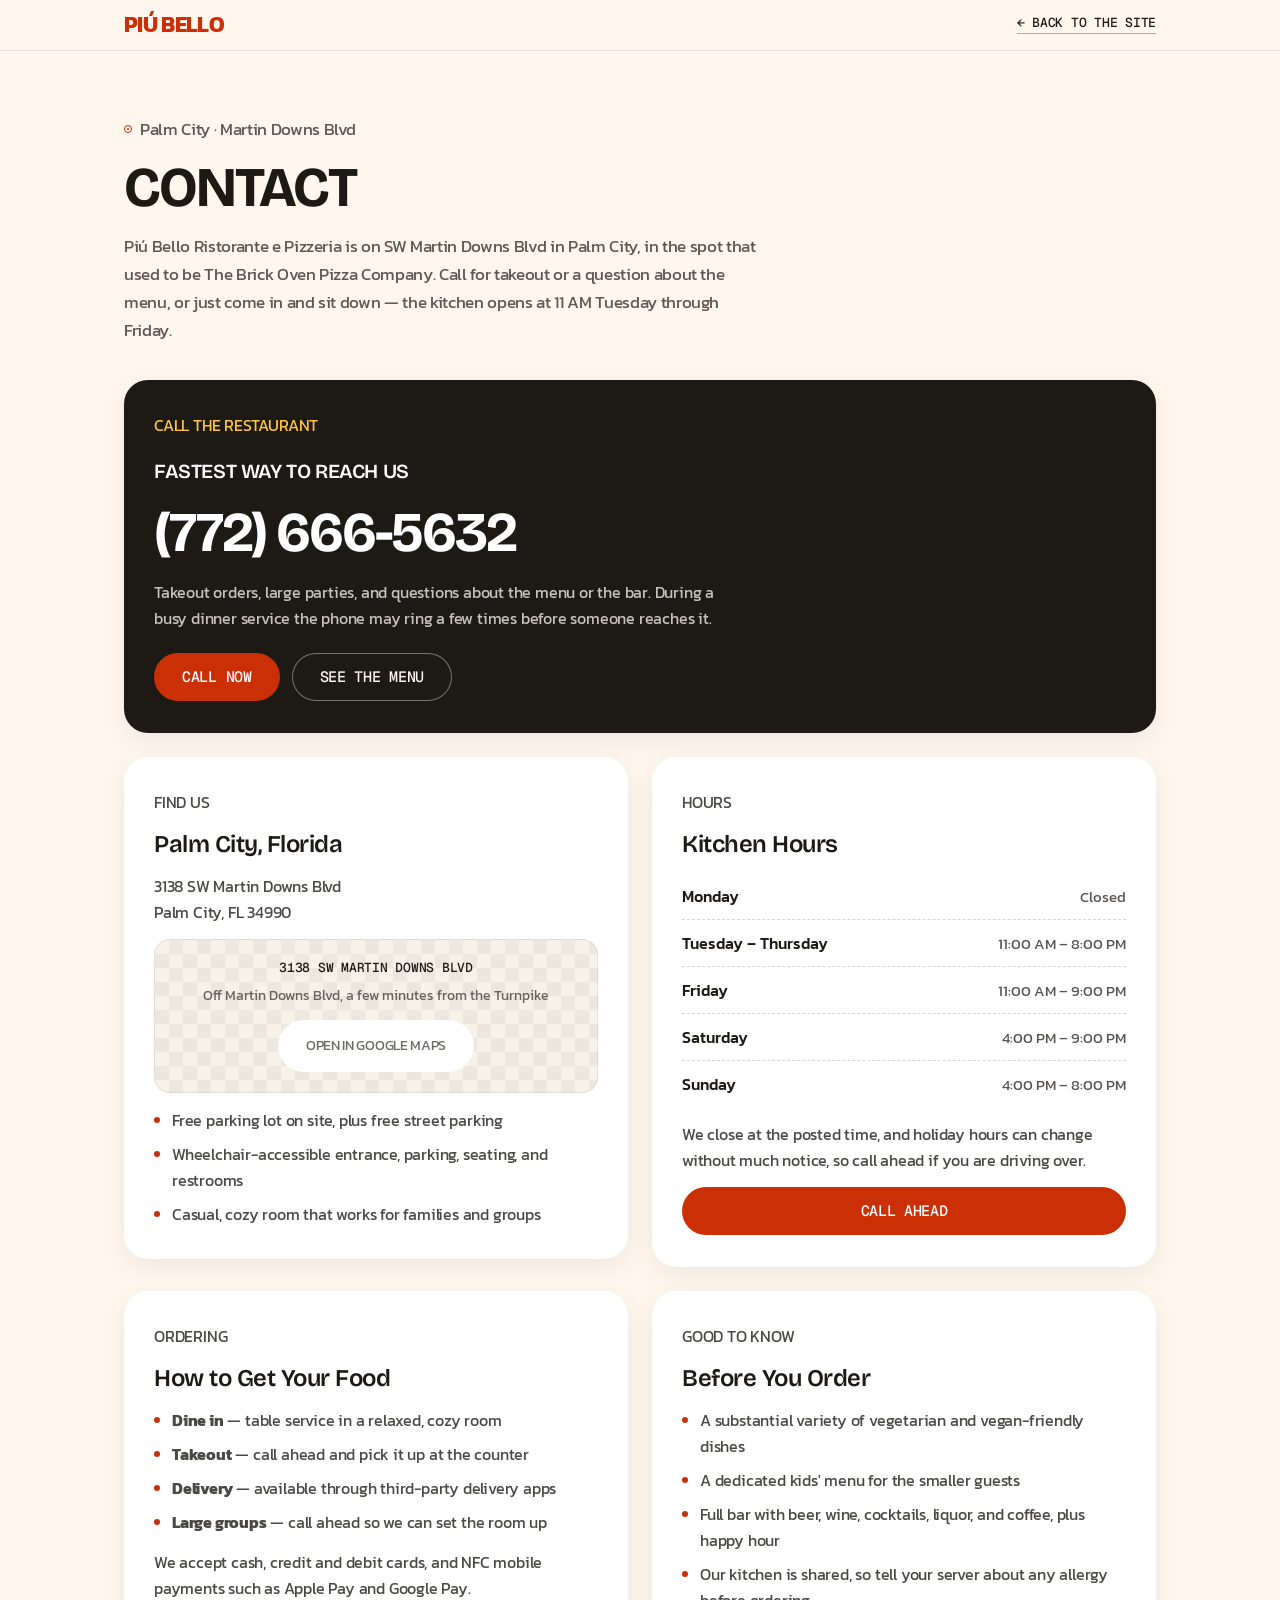
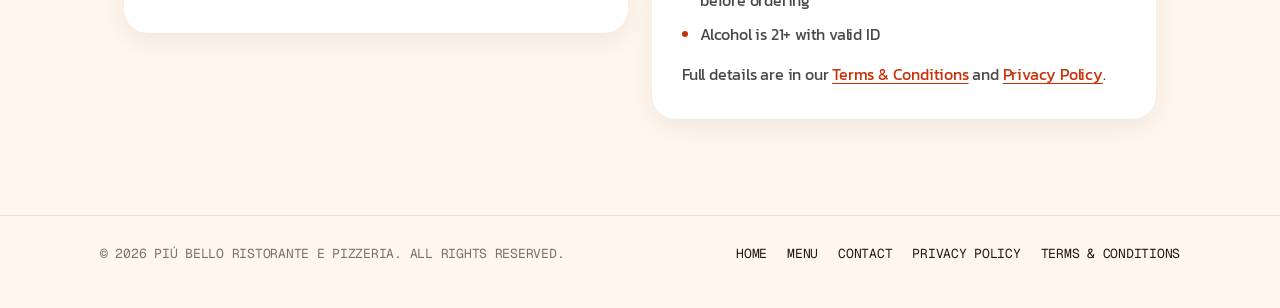
<file: contact.html>
<!doctype html>
<html lang="en">
<head>
<meta charset="utf-8">
<meta name="viewport" content="width=device-width, initial-scale=1">
<meta name="theme-color" content="#fff6ed">
<meta name="color-scheme" content="light">
<title>Contact &amp; Directions | Piú Bello, Palm City</title>
<meta name="description" content="Call Piú Bello at (772) 666-5632. Find us at 3138 SW Martin Downs Blvd, Palm City, FL 34990. Open Tuesday to Thursday 11 AM to 8 PM, Friday 11 AM to 9 PM, Saturday 4 to 9 PM, Sunday 4 to 8 PM, closed Monday.">
<link rel="icon" href="data:image/svg+xml,%3Csvg xmlns='http://www.w3.org/2000/svg' viewBox='0 0 24 24'%3E%3Ccircle cx='12' cy='12' r='12' fill='%23ca2f06'/%3E%3Cpath fill='%23fff6ed' d='M12.4 4.8c.5 2.7-3.6 4.7-3.6 8.5 0 2.4 1.6 4 3.4 4s3.5-1.5 3.5-3.9c0-1.5-.7-2.6-1.4-3.4-.1.9-.5 1.5-1.1 1.7.4-2.6-.1-5.3-.8-6.9Z'/%3E%3C/svg%3E">
<link rel="preconnect" href="https://fonts.googleapis.com">
<link rel="preconnect" href="https://fonts.gstatic.com" crossorigin>
<link href="https://fonts.googleapis.com/css2?family=Bricolage+Grotesque:opsz,wght@12..96,600;12..96,700&family=Geist+Mono:wght@400;500&family=Italianno&family=Kanit:wght@400;500;600&display=swap" rel="stylesheet">
<link rel="stylesheet" href="css/contact.css">
<script type="application/ld+json">
{
  "@context": "https://schema.org",
  "@type": "Restaurant",
  "name": "Piú Bello Ristorante e Pizzeria",
  "alternateName": "Piú Bello",
  "description": "Family-owned Italian restaurant in Palm City, Florida, serving authentic brick-oven pizza, pasta, chicken piccata, small plates, and Italian comfort food.",
  "servesCuisine": ["Italian", "Pizza", "Sicilian"],
  "priceRange": "$$",
  "telephone": "+1-772-666-5632",
  "url": "https://piu-bello.com/",
  "address": {
    "@type": "PostalAddress",
    "streetAddress": "3138 SW Martin Downs Blvd",
    "addressLocality": "Palm City",
    "addressRegion": "FL",
    "postalCode": "34990",
    "addressCountry": "US"
  },
  "openingHoursSpecification": [
    { "@type": "OpeningHoursSpecification", "dayOfWeek": ["Tuesday", "Wednesday", "Thursday"], "opens": "11:00", "closes": "20:00" },
    { "@type": "OpeningHoursSpecification", "dayOfWeek": ["Friday"], "opens": "11:00", "closes": "21:00" },
    { "@type": "OpeningHoursSpecification", "dayOfWeek": ["Saturday"], "opens": "16:00", "closes": "21:00" },
    { "@type": "OpeningHoursSpecification", "dayOfWeek": ["Sunday"], "opens": "16:00", "closes": "20:00" }
  ],
  "currenciesAccepted": "USD",
  "paymentAccepted": "Cash, Credit Card, Debit Card, Apple Pay, Google Pay"
}
</script>
</head>
<body>

<header class="top">
  <div class="top-inner">
    <a class="logo" href="index.html" aria-label="Piú Bello home">PIÚ BELLO</a>
    <a class="top-back" href="index.html">&larr; Back to the site</a>
  </div>
</header>

<div class="hero">
  <p class="tag"><i></i>Palm City &middot; Martin Downs Blvd</p>
  <h1>Contact</h1>
  <p>Piú Bello Ristorante e Pizzeria is on SW Martin Downs Blvd in Palm City, in the spot that used to be The Brick Oven Pizza Company. Call for takeout or a question about the menu, or just come in and sit down &mdash; the kitchen opens at 11 AM Tuesday through Friday.</p>
</div>

<main class="contact-wrap">

  <section class="card call-card" aria-labelledby="call-heading">
    <p class="card-kicker">Call the restaurant</p>
    <h2 id="call-heading">Fastest way to reach us</h2>
    <a class="call-number" href="tel:+17726665632">(772) 666-5632</a>
    <p>Takeout orders, large parties, and questions about the menu or the bar. During a busy dinner service the phone may ring a few times before someone reaches it.</p>
    <div class="call-actions">
      <a class="btn" href="tel:+17726665632"><span>Call Now</span></a>
      <a class="btn btn-outline" href="menu.html"><span>See the Menu</span></a>
    </div>
  </section>

  <div class="contact-grid">
    <section class="card" aria-labelledby="find-heading">
      <p class="card-kicker">Find us</p>
      <h2 id="find-heading">Palm City, Florida</h2>
      <p>3138 SW Martin Downs Blvd<br>Palm City, FL 34990</p>
      <div class="map" role="group" aria-label="Directions">
        <b>3138 SW Martin Downs Blvd</b>
        <span>Off Martin Downs Blvd, a few minutes from the Turnpike</span>
        <a class="btn btn-light" href="https://www.google.com/maps/dir/?api=1&amp;destination=3138+SW+Martin+Downs+Blvd%2C+Palm+City%2C+FL+34990" target="_blank" rel="noopener"><span>Open in Google Maps</span></a>
      </div>
      <ul>
        <li>Free parking lot on site, plus free street parking</li>
        <li>Wheelchair-accessible entrance, parking, seating, and restrooms</li>
        <li>Casual, cozy room that works for families and groups</li>
      </ul>
    </section>

    <section class="card" aria-labelledby="hours-heading">
      <p class="card-kicker">Hours</p>
      <h2 id="hours-heading">Kitchen Hours</h2>
      <div class="hours">
        <div class="hours-row"><b>Monday</b><span>Closed</span></div>
        <div class="hours-row"><b>Tuesday &ndash; Thursday</b><span>11:00 AM &ndash; 8:00 PM</span></div>
        <div class="hours-row"><b>Friday</b><span>11:00 AM &ndash; 9:00 PM</span></div>
        <div class="hours-row"><b>Saturday</b><span>4:00 PM &ndash; 9:00 PM</span></div>
        <div class="hours-row"><b>Sunday</b><span>4:00 PM &ndash; 8:00 PM</span></div>
      </div>
      <p>We close at the posted time, and holiday hours can change without much notice, so call ahead if you are driving over.</p>
      <a class="btn" href="tel:+17726665632"><span>Call Ahead</span></a>
    </section>
  </div>

  <div class="contact-grid">
    <section class="card" aria-labelledby="order-heading">
      <p class="card-kicker">Ordering</p>
      <h2 id="order-heading">How to Get Your Food</h2>
      <ul>
        <li><b>Dine in</b> &mdash; table service in a relaxed, cozy room</li>
        <li><b>Takeout</b> &mdash; call ahead and pick it up at the counter</li>
        <li><b>Delivery</b> &mdash; available through third-party delivery apps</li>
        <li><b>Large groups</b> &mdash; call ahead so we can set the room up</li>
      </ul>
      <p>We accept cash, credit and debit cards, and NFC mobile payments such as Apple Pay and Google Pay.</p>
    </section>

    <section class="card" aria-labelledby="know-heading">
      <p class="card-kicker">Good to know</p>
      <h2 id="know-heading">Before You Order</h2>
      <ul>
        <li>A substantial variety of vegetarian and vegan-friendly dishes</li>
        <li>A dedicated kids' menu for the smaller guests</li>
        <li>Full bar with beer, wine, cocktails, liquor, and coffee, plus happy hour</li>
        <li>Our kitchen is shared, so tell your server about any allergy before ordering</li>
        <li>Alcohol is 21+ with valid ID</li>
      </ul>
      <p>Full details are in our <a href="terms.html">Terms &amp; Conditions</a> and <a href="privacy.html">Privacy Policy</a>.</p>
    </section>
  </div>

</main>

<footer class="foot">
  <div class="foot-inner">
    <p>&copy; 2026 Piú Bello Ristorante e Pizzeria. All rights reserved.</p>
    <div class="foot-links">
      <a href="index.html">Home</a>
      <a href="menu.html">Menu</a>
      <a href="contact.html" aria-current="page">Contact</a>
      <a href="privacy.html">Privacy Policy</a>
      <a href="terms.html">Terms &amp; Conditions</a>
    </div>
  </div>
</footer>

</body>
</html>
</file>
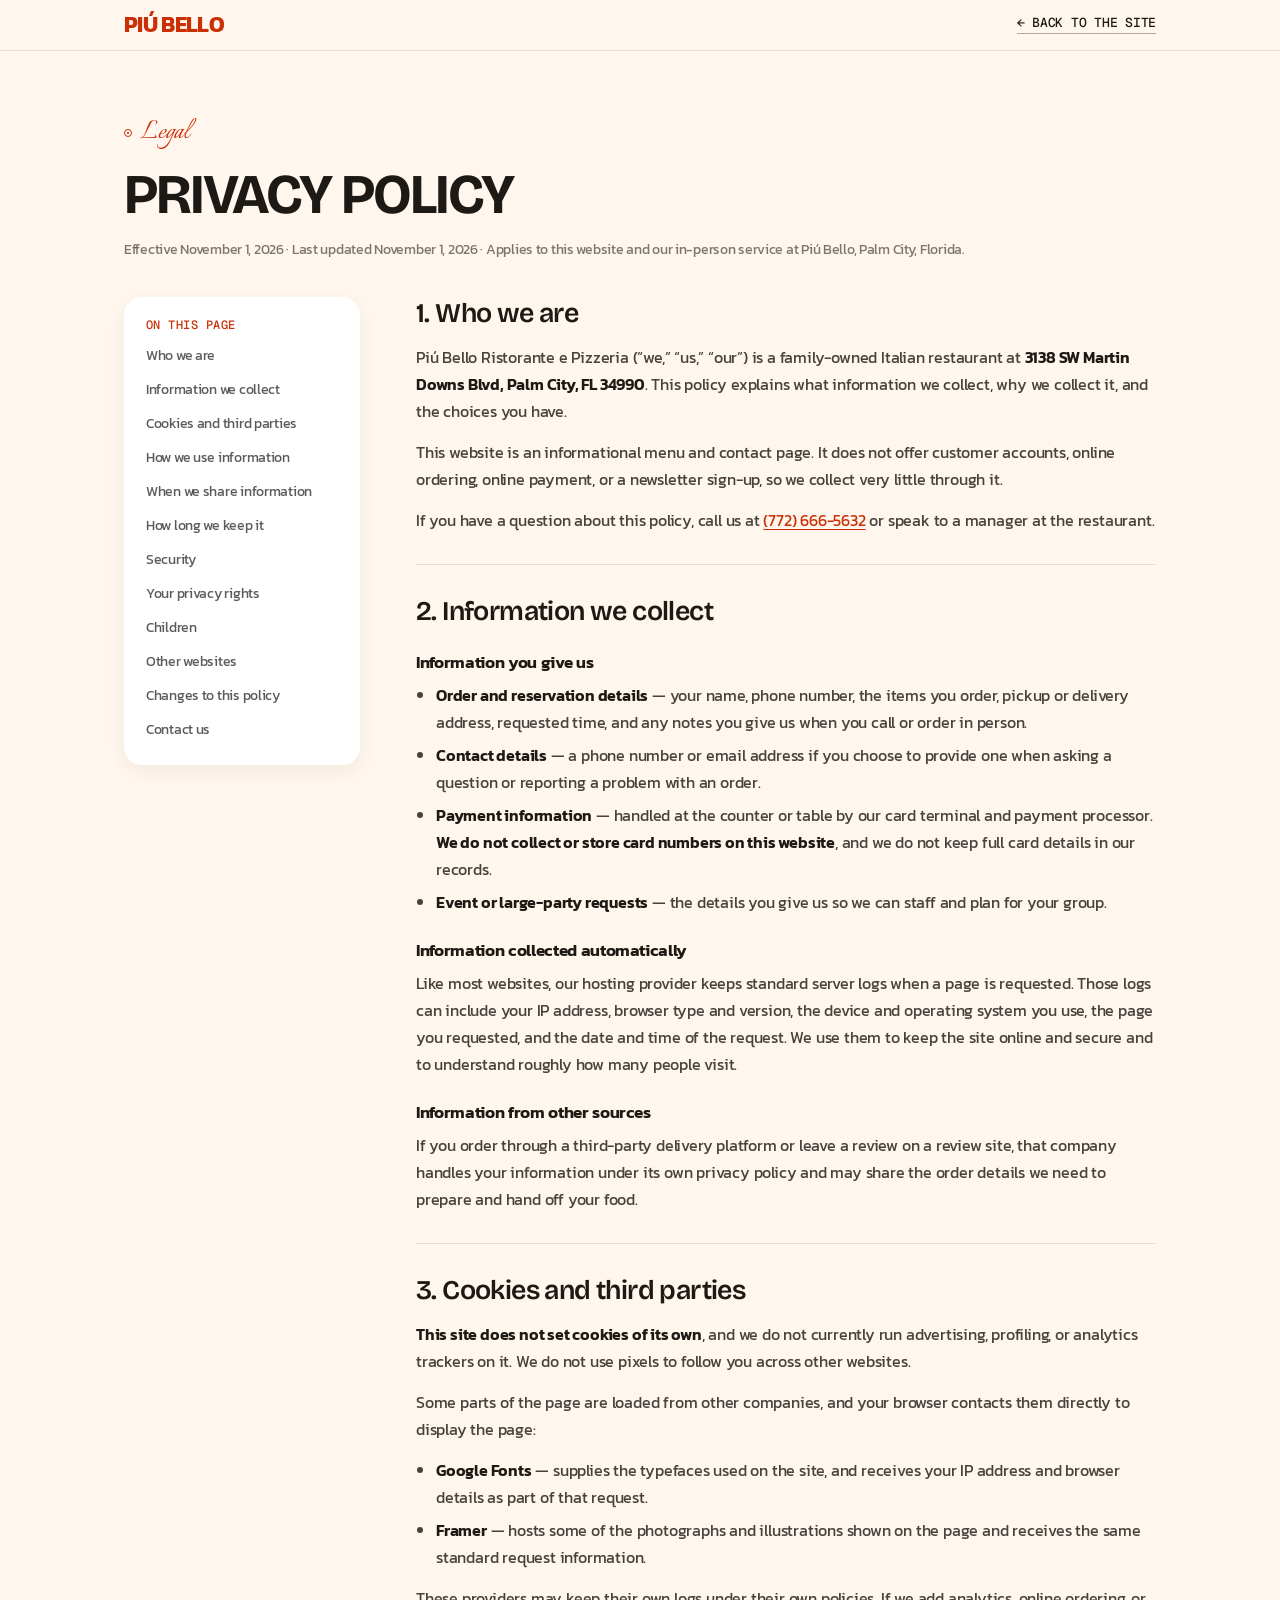
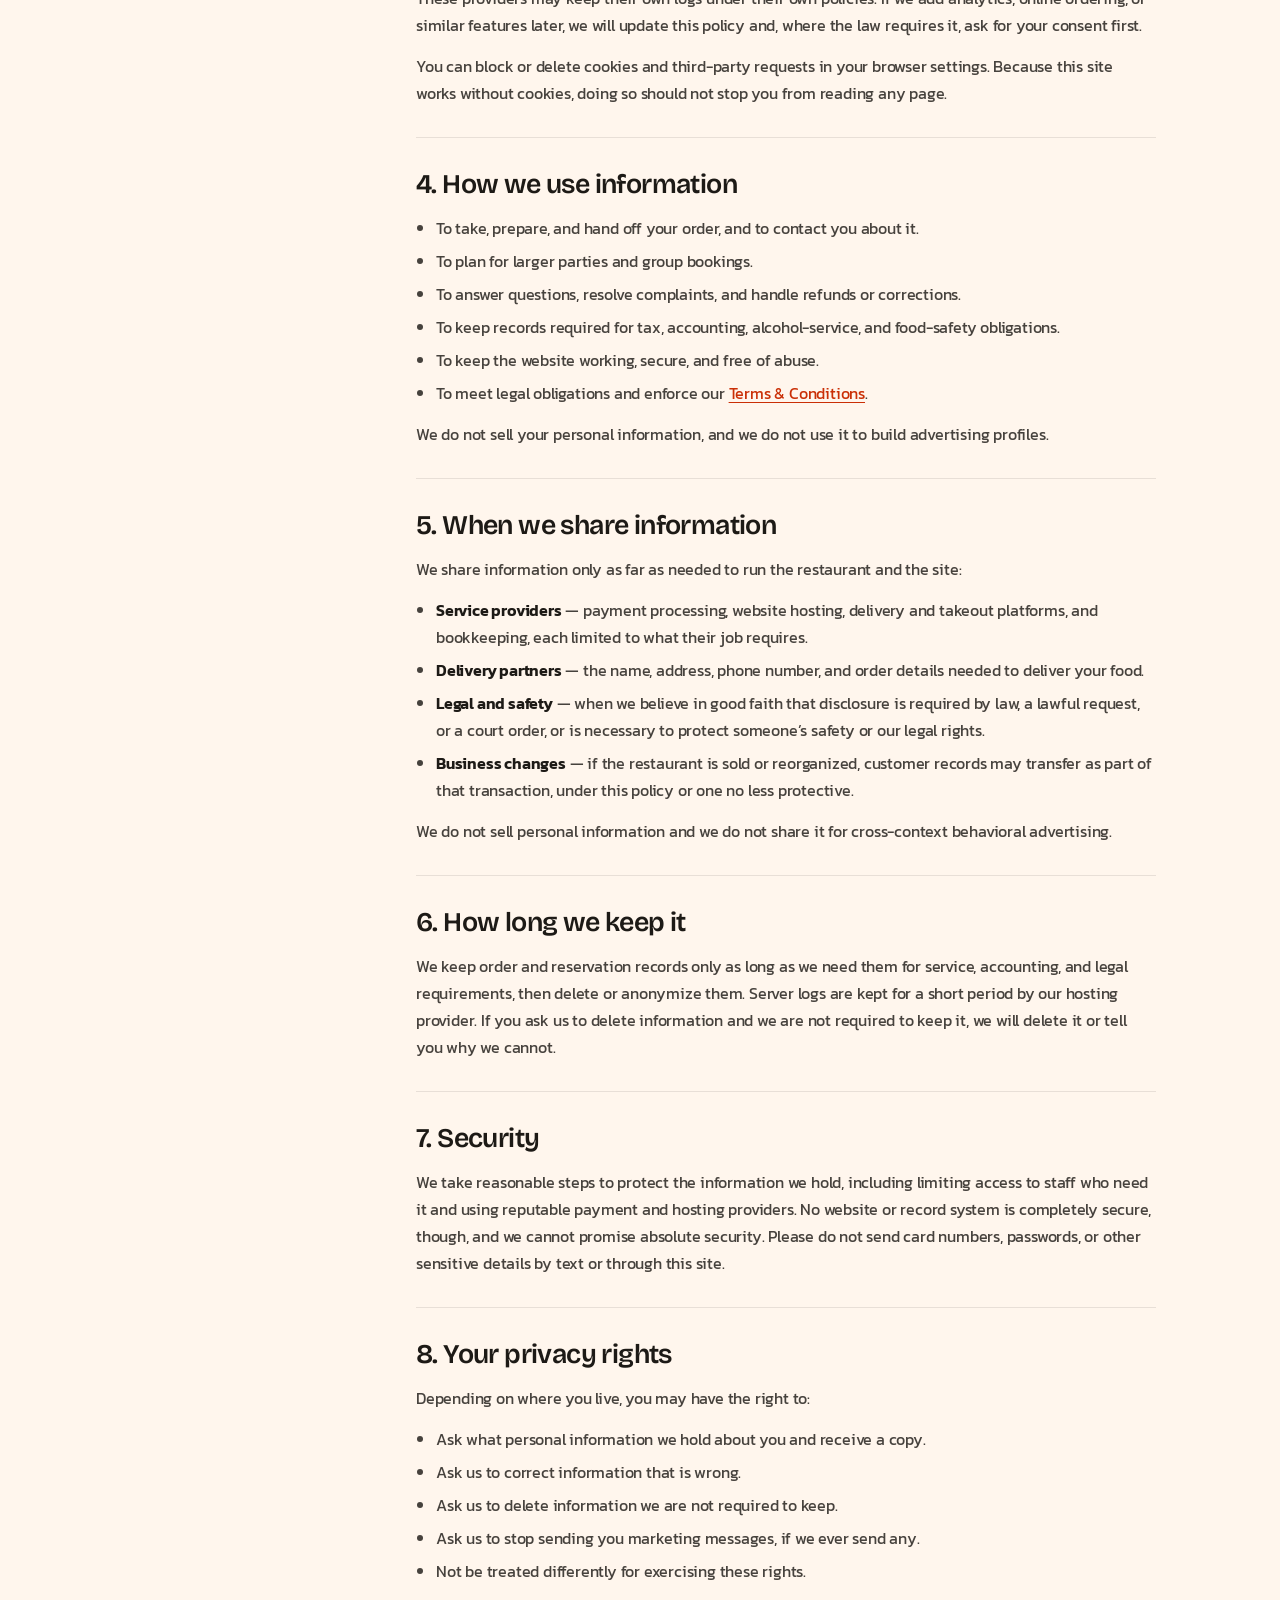
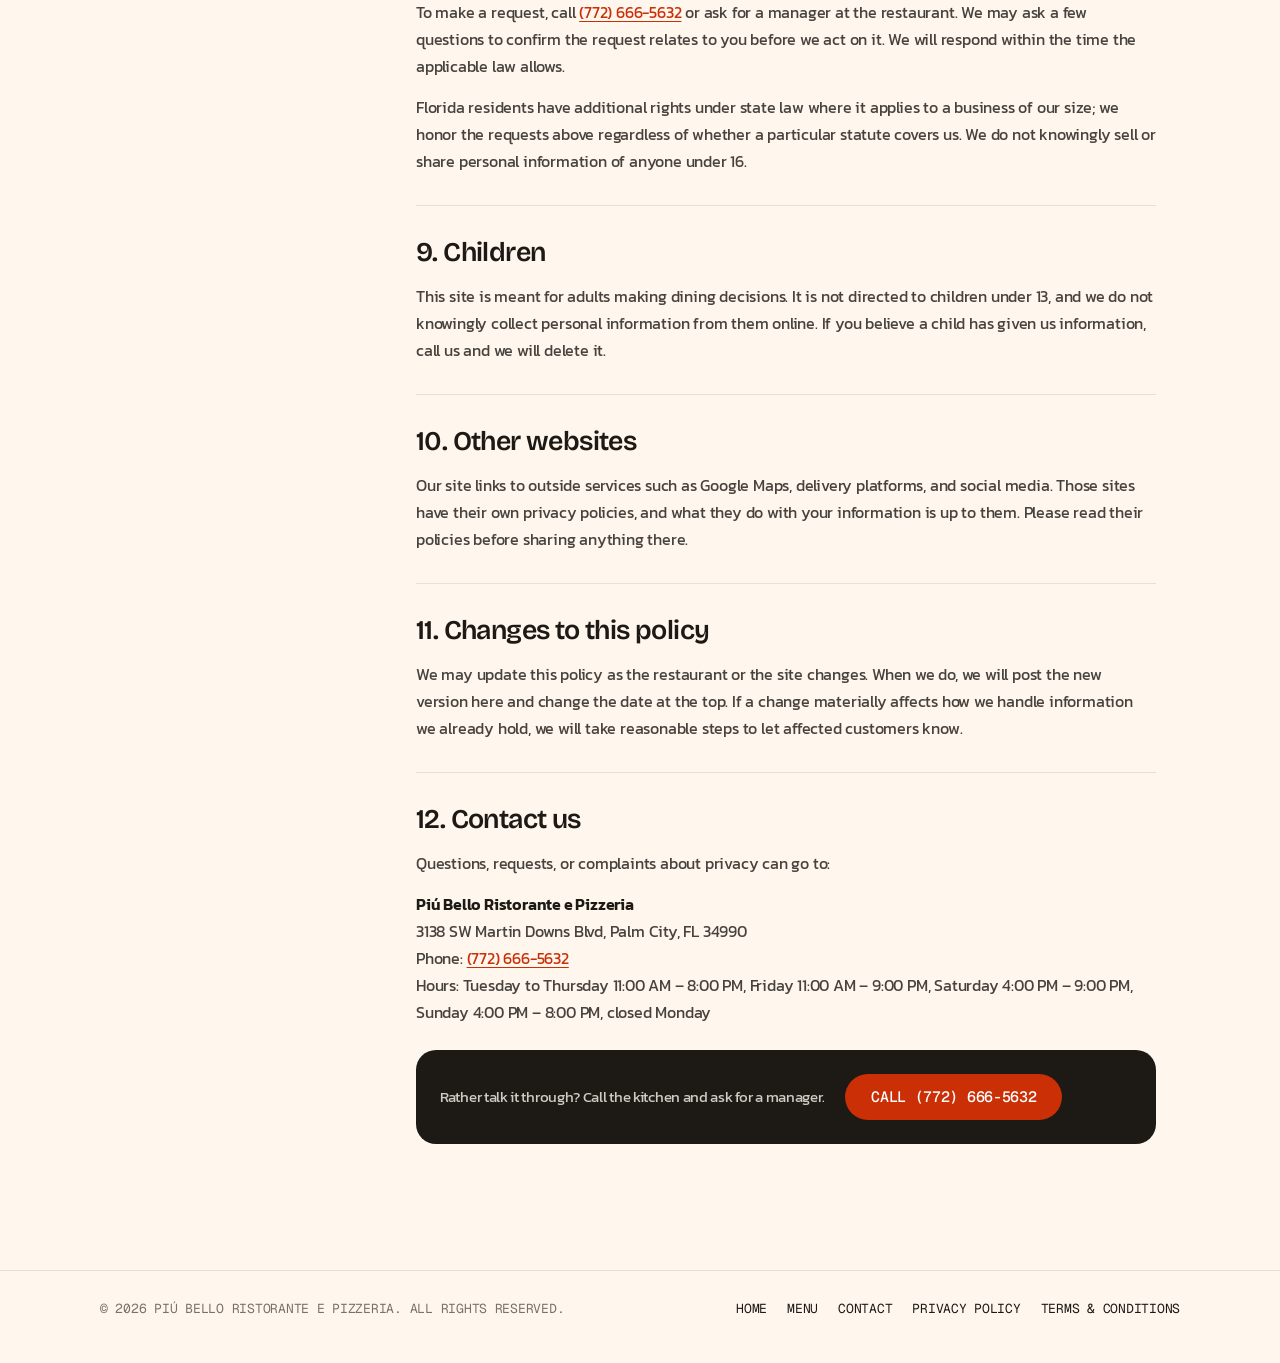
<file: privacy.html>
<!doctype html>
<html lang="en">
<head>
<meta charset="utf-8">
<meta name="viewport" content="width=device-width, initial-scale=1">
<meta name="theme-color" content="#fff6ed">
<meta name="color-scheme" content="light">
<title>Privacy Policy | Piú Bello</title>
<meta name="description" content="How Piú Bello Ristorante e Pizzeria in Palm City collects, uses, and protects information, and how to exercise your privacy choices.">
<link rel="icon" href="data:image/svg+xml,%3Csvg xmlns='http://www.w3.org/2000/svg' viewBox='0 0 24 24'%3E%3Ccircle cx='12' cy='12' r='12' fill='%23ca2f06'/%3E%3Cpath fill='%23fff6ed' d='M12.4 4.8c.5 2.7-3.6 4.7-3.6 8.5 0 2.4 1.6 4 3.4 4s3.5-1.5 3.5-3.9c0-1.5-.7-2.6-1.4-3.4-.1.9-.5 1.5-1.1 1.7.4-2.6-.1-5.3-.8-6.9Z'/%3E%3C/svg%3E">
<link rel="preconnect" href="https://fonts.googleapis.com">
<link rel="preconnect" href="https://fonts.gstatic.com" crossorigin>
<link href="https://fonts.googleapis.com/css2?family=Bricolage+Grotesque:opsz,wght@12..96,600;12..96,700&family=Geist+Mono:wght@400;500&family=Italianno&family=Kanit:wght@400;500;600&display=swap" rel="stylesheet">
<link rel="stylesheet" href="css/legal.css">
</head>
<body>

<header class="legal-top">
  <div class="legal-top-inner">
    <a class="legal-logo" href="index.html" aria-label="Piú Bello home">PIÚ BELLO</a>
    <a class="legal-back" href="index.html">&larr; Back to the site</a>
  </div>
</header>

<div class="legal-head">
  <p class="legal-tag"><i></i>Legal</p>
  <h1>Privacy Policy</h1>
  <p class="legal-meta">Effective November 1, 2026 &middot; Last updated November 1, 2026 &middot; Applies to this website and our in-person service at Piú Bello, Palm City, Florida.</p>
</div>

<div class="legal-wrap">
  <nav class="legal-toc" aria-label="On this page">
    <h2>On this page</h2>
    <a href="#who-we-are">Who we are</a>
    <a href="#information-we-collect">Information we collect</a>
    <a href="#cookies">Cookies and third parties</a>
    <a href="#how-we-use">How we use information</a>
    <a href="#sharing">When we share information</a>
    <a href="#retention">How long we keep it</a>
    <a href="#security">Security</a>
    <a href="#your-rights">Your privacy rights</a>
    <a href="#children">Children</a>
    <a href="#other-sites">Other websites</a>
    <a href="#changes">Changes to this policy</a>
    <a href="#contact">Contact us</a>
  </nav>

  <main class="legal-body">

    <section id="who-we-are">
      <h2>1. Who we are</h2>
      <p>Piú Bello Ristorante e Pizzeria (&ldquo;we,&rdquo; &ldquo;us,&rdquo; &ldquo;our&rdquo;) is a family-owned Italian restaurant at <strong>3138 SW Martin Downs Blvd, Palm City, FL 34990</strong>. This policy explains what information we collect, why we collect it, and the choices you have.</p>
      <p>This website is an informational menu and contact page. It does not offer customer accounts, online ordering, online payment, or a newsletter sign-up, so we collect very little through it.</p>
      <p>If you have a question about this policy, call us at <a href="tel:+17726665632">(772) 666-5632</a> or speak to a manager at the restaurant.</p>
    </section>

    <section id="information-we-collect">
      <h2>2. Information we collect</h2>
      <h3>Information you give us</h3>
      <ul>
        <li><strong>Order and reservation details</strong> &mdash; your name, phone number, the items you order, pickup or delivery address, requested time, and any notes you give us when you call or order in person.</li>
        <li><strong>Contact details</strong> &mdash; a phone number or email address if you choose to provide one when asking a question or reporting a problem with an order.</li>
        <li><strong>Payment information</strong> &mdash; handled at the counter or table by our card terminal and payment processor. <strong>We do not collect or store card numbers on this website</strong>, and we do not keep full card details in our records.</li>
        <li><strong>Event or large-party requests</strong> &mdash; the details you give us so we can staff and plan for your group.</li>
      </ul>
      <h3>Information collected automatically</h3>
      <p>Like most websites, our hosting provider keeps standard server logs when a page is requested. Those logs can include your IP address, browser type and version, the device and operating system you use, the page you requested, and the date and time of the request. We use them to keep the site online and secure and to understand roughly how many people visit.</p>
      <h3>Information from other sources</h3>
      <p>If you order through a third-party delivery platform or leave a review on a review site, that company handles your information under its own privacy policy and may share the order details we need to prepare and hand off your food.</p>
    </section>

    <section id="cookies">
      <h2>3. Cookies and third parties</h2>
      <p><strong>This site does not set cookies of its own</strong>, and we do not currently run advertising, profiling, or analytics trackers on it. We do not use pixels to follow you across other websites.</p>
      <p>Some parts of the page are loaded from other companies, and your browser contacts them directly to display the page:</p>
      <ul>
        <li><strong>Google Fonts</strong> &mdash; supplies the typefaces used on the site, and receives your IP address and browser details as part of that request.</li>
        <li><strong>Framer</strong> &mdash; hosts some of the photographs and illustrations shown on the page and receives the same standard request information.</li>
      </ul>
      <p>These providers may keep their own logs under their own policies. If we add analytics, online ordering, or similar features later, we will update this policy and, where the law requires it, ask for your consent first.</p>
      <p>You can block or delete cookies and third-party requests in your browser settings. Because this site works without cookies, doing so should not stop you from reading any page.</p>
    </section>

    <section id="how-we-use">
      <h2>4. How we use information</h2>
      <ul>
        <li>To take, prepare, and hand off your order, and to contact you about it.</li>
        <li>To plan for larger parties and group bookings.</li>
        <li>To answer questions, resolve complaints, and handle refunds or corrections.</li>
        <li>To keep records required for tax, accounting, alcohol-service, and food-safety obligations.</li>
        <li>To keep the website working, secure, and free of abuse.</li>
        <li>To meet legal obligations and enforce our <a href="terms.html">Terms &amp; Conditions</a>.</li>
      </ul>
      <p>We do not sell your personal information, and we do not use it to build advertising profiles.</p>
    </section>

    <section id="sharing">
      <h2>5. When we share information</h2>
      <p>We share information only as far as needed to run the restaurant and the site:</p>
      <ul>
        <li><strong>Service providers</strong> &mdash; payment processing, website hosting, delivery and takeout platforms, and bookkeeping, each limited to what their job requires.</li>
        <li><strong>Delivery partners</strong> &mdash; the name, address, phone number, and order details needed to deliver your food.</li>
        <li><strong>Legal and safety</strong> &mdash; when we believe in good faith that disclosure is required by law, a lawful request, or a court order, or is necessary to protect someone&rsquo;s safety or our legal rights.</li>
        <li><strong>Business changes</strong> &mdash; if the restaurant is sold or reorganized, customer records may transfer as part of that transaction, under this policy or one no less protective.</li>
      </ul>
      <p>We do not sell personal information and we do not share it for cross-context behavioral advertising.</p>
    </section>

    <section id="retention">
      <h2>6. How long we keep it</h2>
      <p>We keep order and reservation records only as long as we need them for service, accounting, and legal requirements, then delete or anonymize them. Server logs are kept for a short period by our hosting provider. If you ask us to delete information and we are not required to keep it, we will delete it or tell you why we cannot.</p>
    </section>

    <section id="security">
      <h2>7. Security</h2>
      <p>We take reasonable steps to protect the information we hold, including limiting access to staff who need it and using reputable payment and hosting providers. No website or record system is completely secure, though, and we cannot promise absolute security. Please do not send card numbers, passwords, or other sensitive details by text or through this site.</p>
    </section>

    <section id="your-rights">
      <h2>8. Your privacy rights</h2>
      <p>Depending on where you live, you may have the right to:</p>
      <ul>
        <li>Ask what personal information we hold about you and receive a copy.</li>
        <li>Ask us to correct information that is wrong.</li>
        <li>Ask us to delete information we are not required to keep.</li>
        <li>Ask us to stop sending you marketing messages, if we ever send any.</li>
        <li>Not be treated differently for exercising these rights.</li>
      </ul>
      <p>To make a request, call <a href="tel:+17726665632">(772) 666-5632</a> or ask for a manager at the restaurant. We may ask a few questions to confirm the request relates to you before we act on it. We will respond within the time the applicable law allows.</p>
      <p>Florida residents have additional rights under state law where it applies to a business of our size; we honor the requests above regardless of whether a particular statute covers us. We do not knowingly sell or share personal information of anyone under 16.</p>
    </section>

    <section id="children">
      <h2>9. Children</h2>
      <p>This site is meant for adults making dining decisions. It is not directed to children under 13, and we do not knowingly collect personal information from them online. If you believe a child has given us information, call us and we will delete it.</p>
    </section>

    <section id="other-sites">
      <h2>10. Other websites</h2>
      <p>Our site links to outside services such as Google Maps, delivery platforms, and social media. Those sites have their own privacy policies, and what they do with your information is up to them. Please read their policies before sharing anything there.</p>
    </section>

    <section id="changes">
      <h2>11. Changes to this policy</h2>
      <p>We may update this policy as the restaurant or the site changes. When we do, we will post the new version here and change the date at the top. If a change materially affects how we handle information we already hold, we will take reasonable steps to let affected customers know.</p>
    </section>

    <section id="contact">
      <h2>12. Contact us</h2>
      <p>Questions, requests, or complaints about privacy can go to:</p>
      <p><strong>Piú Bello Ristorante e Pizzeria</strong><br>
      3138 SW Martin Downs Blvd, Palm City, FL 34990<br>
      Phone: <a href="tel:+17726665632">(772) 666-5632</a><br>
      Hours: Tuesday to Thursday 11:00 AM &ndash; 8:00 PM, Friday 11:00 AM &ndash; 9:00 PM, Saturday 4:00 PM &ndash; 9:00 PM, Sunday 4:00 PM &ndash; 8:00 PM, closed Monday</p>
      <div class="legal-cta">
        <p>Rather talk it through? Call the kitchen and ask for a manager.</p>
        <a class="btn" href="tel:+17726665632"><span>Call (772) 666-5632</span></a>
      </div>
    </section>

  </main>
</div>

<footer class="legal-foot">
  <div class="legal-foot-inner">
    <p>&copy; 2026 Piú Bello Ristorante e Pizzeria. All rights reserved.</p>
    <div class="legal-foot-links">
      <a href="index.html">Home</a>
      <a href="menu.html">Menu</a>
      <a href="contact.html">Contact</a>
      <a href="privacy.html" aria-current="page">Privacy Policy</a>
      <a href="terms.html">Terms &amp; Conditions</a>
    </div>
  </div>
</footer>

</body>
</html>
</file>
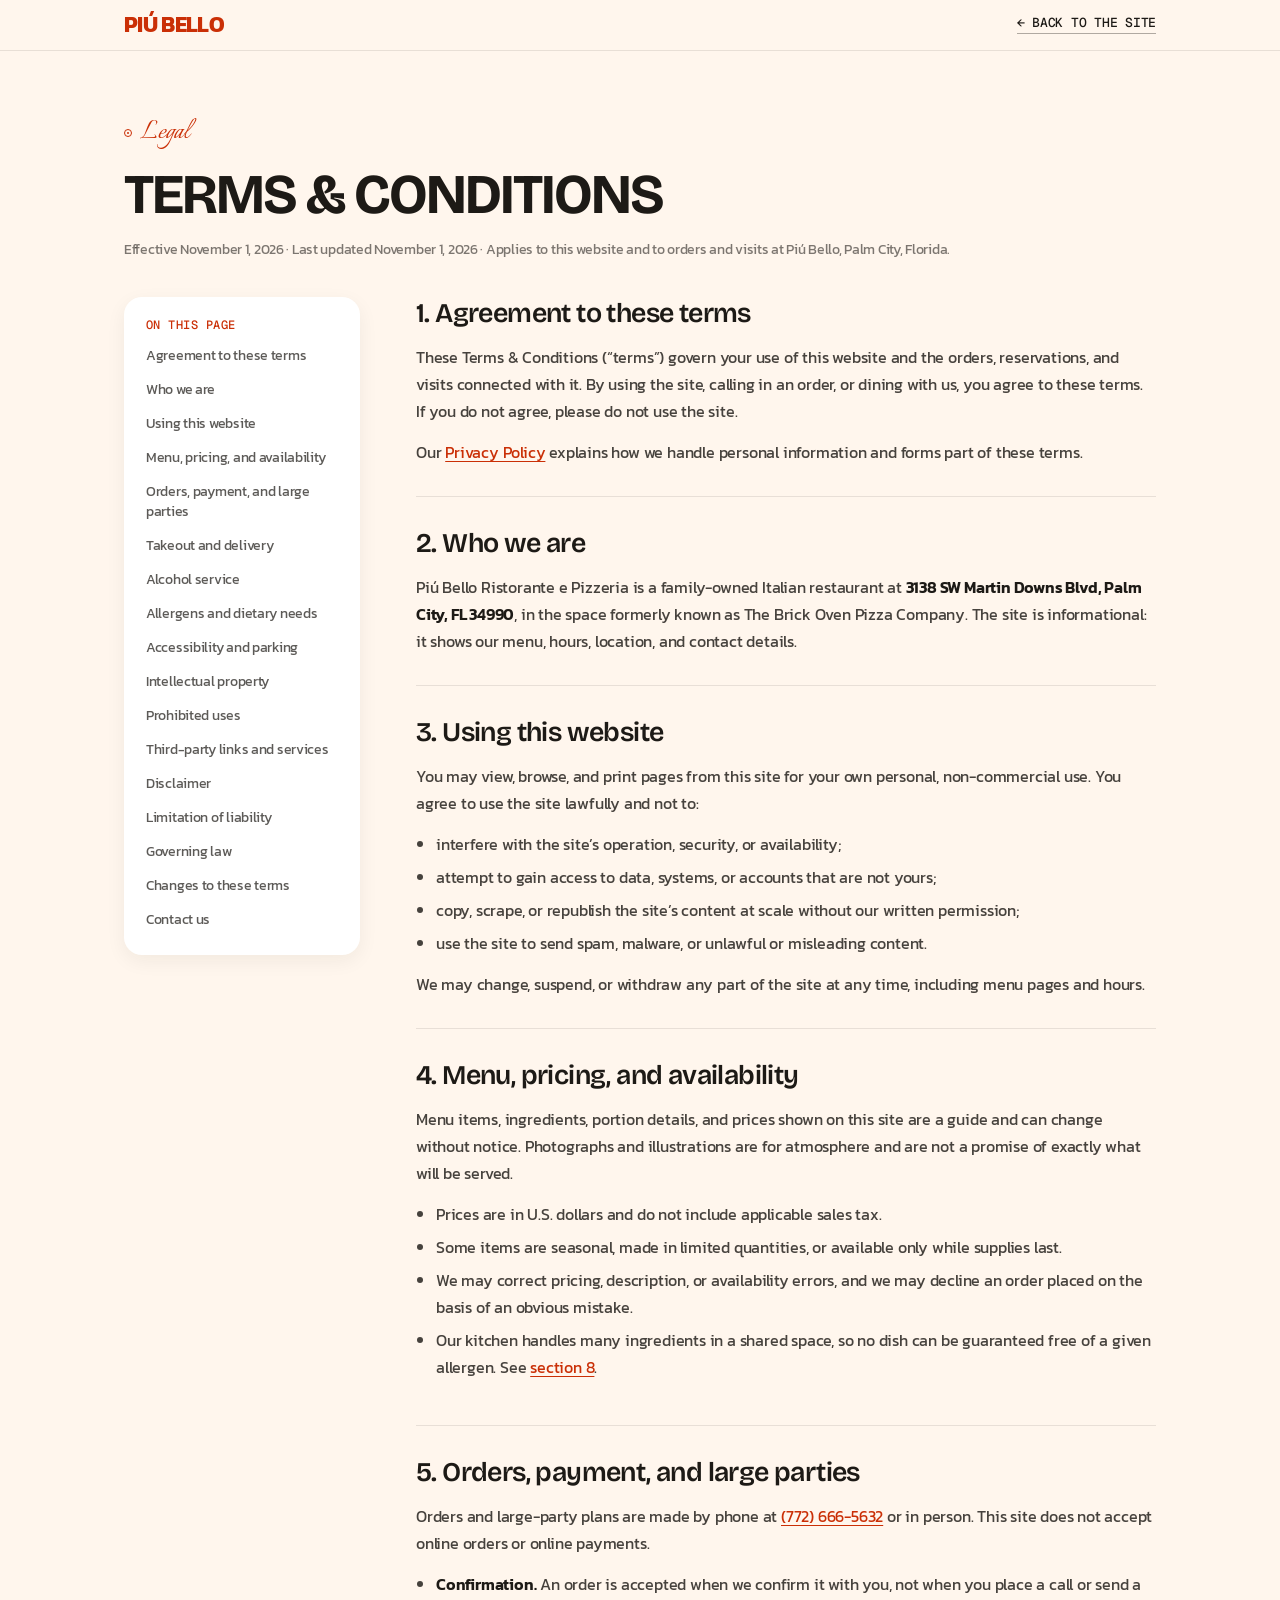
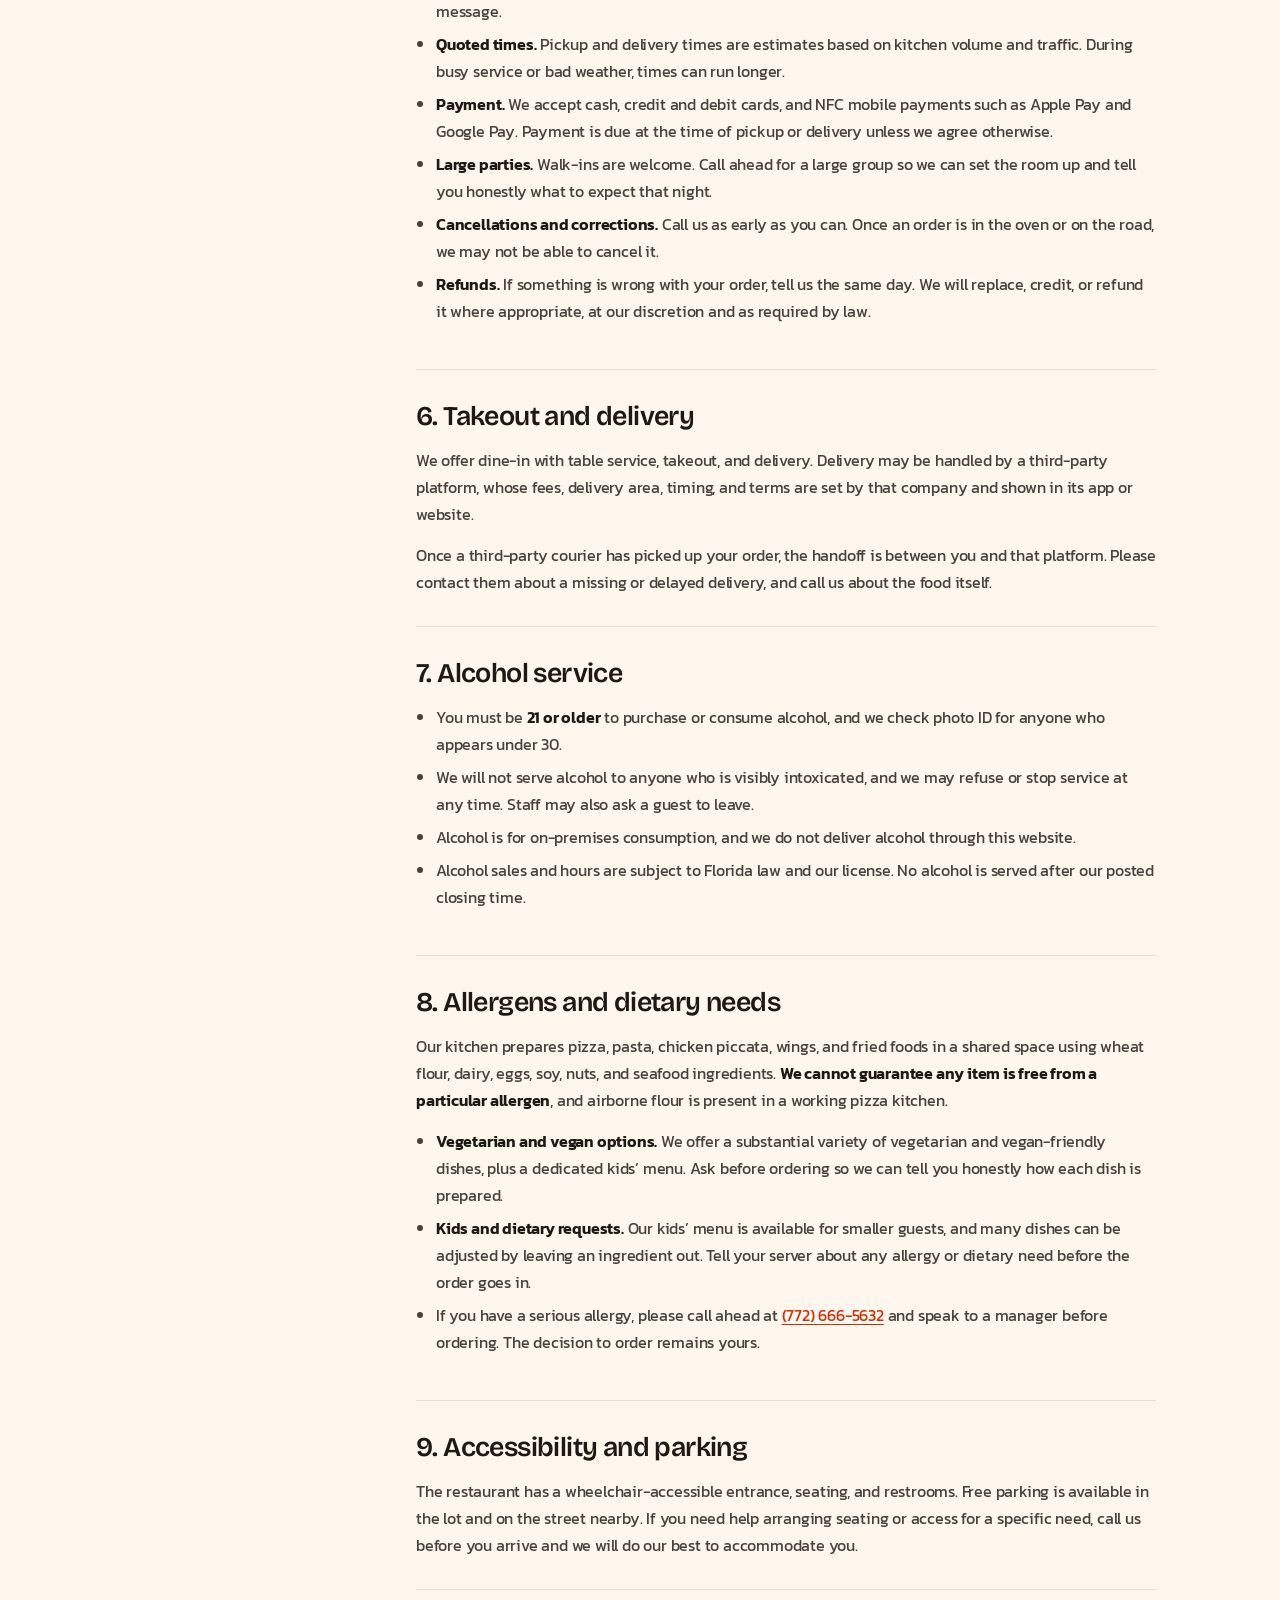
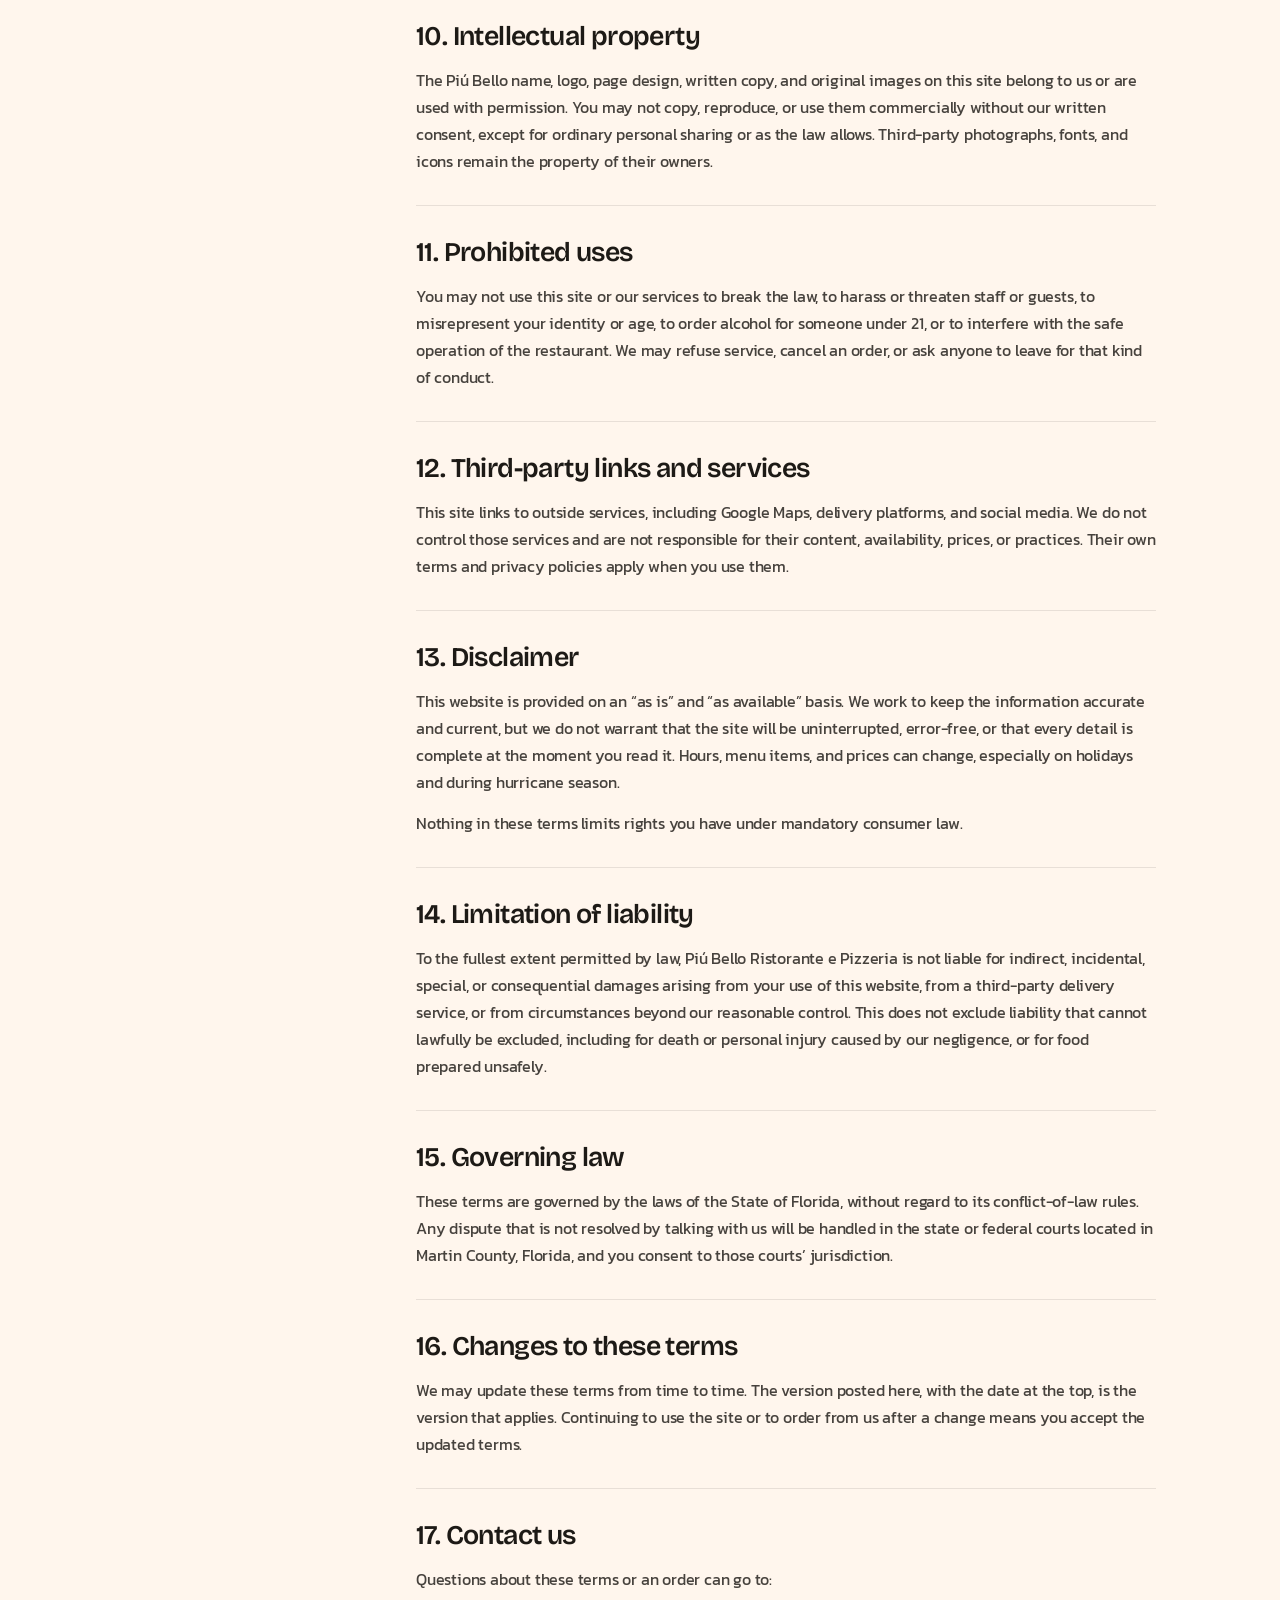
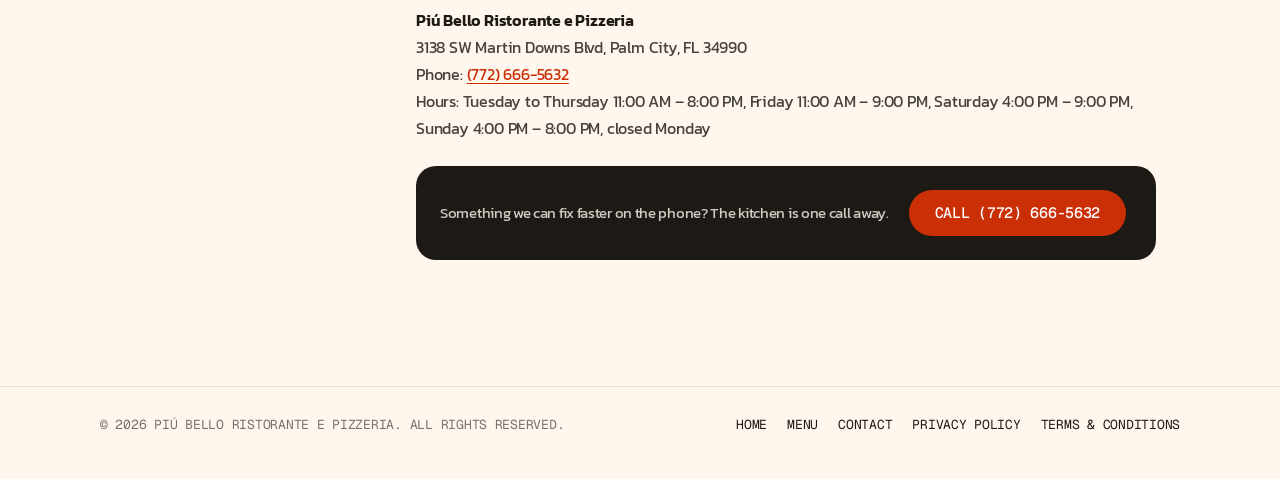
<file: terms.html>
<!doctype html>
<html lang="en">
<head>
<meta charset="utf-8">
<meta name="viewport" content="width=device-width, initial-scale=1">
<meta name="theme-color" content="#fff6ed">
<meta name="color-scheme" content="light">
<title>Terms &amp; Conditions | Piú Bello</title>
<meta name="description" content="Terms and conditions for Piú Bello Ristorante e Pizzeria in Palm City, covering orders, large parties, delivery, alcohol service, allergens, and use of this website.">
<link rel="icon" href="data:image/svg+xml,%3Csvg xmlns='http://www.w3.org/2000/svg' viewBox='0 0 24 24'%3E%3Ccircle cx='12' cy='12' r='12' fill='%23ca2f06'/%3E%3Cpath fill='%23fff6ed' d='M12.4 4.8c.5 2.7-3.6 4.7-3.6 8.5 0 2.4 1.6 4 3.4 4s3.5-1.5 3.5-3.9c0-1.5-.7-2.6-1.4-3.4-.1.9-.5 1.5-1.1 1.7.4-2.6-.1-5.3-.8-6.9Z'/%3E%3C/svg%3E">
<link rel="preconnect" href="https://fonts.googleapis.com">
<link rel="preconnect" href="https://fonts.gstatic.com" crossorigin>
<link href="https://fonts.googleapis.com/css2?family=Bricolage+Grotesque:opsz,wght@12..96,600;12..96,700&family=Geist+Mono:wght@400;500&family=Italianno&family=Kanit:wght@400;500;600&display=swap" rel="stylesheet">
<link rel="stylesheet" href="css/legal.css">
</head>
<body>

<header class="legal-top">
  <div class="legal-top-inner">
    <a class="legal-logo" href="index.html" aria-label="Piú Bello home">PIÚ BELLO</a>
    <a class="legal-back" href="index.html">&larr; Back to the site</a>
  </div>
</header>

<div class="legal-head">
  <p class="legal-tag"><i></i>Legal</p>
  <h1>Terms &amp; Conditions</h1>
  <p class="legal-meta">Effective November 1, 2026 &middot; Last updated November 1, 2026 &middot; Applies to this website and to orders and visits at Piú Bello, Palm City, Florida.</p>
</div>

<div class="legal-wrap">
  <nav class="legal-toc" aria-label="On this page">
    <h2>On this page</h2>
    <a href="#agreement">Agreement to these terms</a>
    <a href="#who-we-are">Who we are</a>
    <a href="#using-the-site">Using this website</a>
    <a href="#menu-pricing">Menu, pricing, and availability</a>
    <a href="#orders">Orders, payment, and large parties</a>
    <a href="#delivery">Takeout and delivery</a>
    <a href="#alcohol">Alcohol service</a>
    <a href="#allergens">Allergens and dietary needs</a>
    <a href="#accessibility">Accessibility and parking</a>
    <a href="#intellectual-property">Intellectual property</a>
    <a href="#prohibited">Prohibited uses</a>
    <a href="#third-party">Third-party links and services</a>
    <a href="#disclaimer">Disclaimer</a>
    <a href="#liability">Limitation of liability</a>
    <a href="#law">Governing law</a>
    <a href="#changes">Changes to these terms</a>
    <a href="#contact">Contact us</a>
  </nav>

  <main class="legal-body">

    <section id="agreement">
      <h2>1. Agreement to these terms</h2>
      <p>These Terms &amp; Conditions (&ldquo;terms&rdquo;) govern your use of this website and the orders, reservations, and visits connected with it. By using the site, calling in an order, or dining with us, you agree to these terms. If you do not agree, please do not use the site.</p>
      <p>Our <a href="privacy.html">Privacy Policy</a> explains how we handle personal information and forms part of these terms.</p>
    </section>

    <section id="who-we-are">
      <h2>2. Who we are</h2>
      <p>Piú Bello Ristorante e Pizzeria is a family-owned Italian restaurant at <strong>3138 SW Martin Downs Blvd, Palm City, FL 34990</strong>, in the space formerly known as The Brick Oven Pizza Company. The site is informational: it shows our menu, hours, location, and contact details.</p>
    </section>

    <section id="using-the-site">
      <h2>3. Using this website</h2>
      <p>You may view, browse, and print pages from this site for your own personal, non-commercial use. You agree to use the site lawfully and not to:</p>
      <ul>
        <li>interfere with the site&rsquo;s operation, security, or availability;</li>
        <li>attempt to gain access to data, systems, or accounts that are not yours;</li>
        <li>copy, scrape, or republish the site&rsquo;s content at scale without our written permission;</li>
        <li>use the site to send spam, malware, or unlawful or misleading content.</li>
      </ul>
      <p>We may change, suspend, or withdraw any part of the site at any time, including menu pages and hours.</p>
    </section>

    <section id="menu-pricing">
      <h2>4. Menu, pricing, and availability</h2>
      <p>Menu items, ingredients, portion details, and prices shown on this site are a guide and can change without notice. Photographs and illustrations are for atmosphere and are not a promise of exactly what will be served.</p>
      <ul>
        <li>Prices are in U.S. dollars and do not include applicable sales tax.</li>
        <li>Some items are seasonal, made in limited quantities, or available only while supplies last.</li>
        <li>We may correct pricing, description, or availability errors, and we may decline an order placed on the basis of an obvious mistake.</li>
        <li>Our kitchen handles many ingredients in a shared space, so no dish can be guaranteed free of a given allergen. See <a href="#allergens">section 8</a>.</li>
      </ul>
    </section>

    <section id="orders">
      <h2>5. Orders, payment, and large parties</h2>
      <p>Orders and large-party plans are made by phone at <a href="tel:+17726665632">(772) 666-5632</a> or in person. This site does not accept online orders or online payments.</p>
      <ul>
        <li><strong>Confirmation.</strong> An order is accepted when we confirm it with you, not when you place a call or send a message.</li>
        <li><strong>Quoted times.</strong> Pickup and delivery times are estimates based on kitchen volume and traffic. During busy service or bad weather, times can run longer.</li>
        <li><strong>Payment.</strong> We accept cash, credit and debit cards, and NFC mobile payments such as Apple Pay and Google Pay. Payment is due at the time of pickup or delivery unless we agree otherwise.</li>
        <li><strong>Large parties.</strong> Walk-ins are welcome. Call ahead for a large group so we can set the room up and tell you honestly what to expect that night.</li>
        <li><strong>Cancellations and corrections.</strong> Call us as early as you can. Once an order is in the oven or on the road, we may not be able to cancel it.</li>
        <li><strong>Refunds.</strong> If something is wrong with your order, tell us the same day. We will replace, credit, or refund it where appropriate, at our discretion and as required by law.</li>
      </ul>
    </section>

    <section id="delivery">
      <h2>6. Takeout and delivery</h2>
      <p>We offer dine-in with table service, takeout, and delivery. Delivery may be handled by a third-party platform, whose fees, delivery area, timing, and terms are set by that company and shown in its app or website.</p>
      <p>Once a third-party courier has picked up your order, the handoff is between you and that platform. Please contact them about a missing or delayed delivery, and call us about the food itself.</p>
    </section>

    <section id="alcohol">
      <h2>7. Alcohol service</h2>
      <ul>
        <li>You must be <strong>21 or older</strong> to purchase or consume alcohol, and we check photo ID for anyone who appears under 30.</li>
        <li>We will not serve alcohol to anyone who is visibly intoxicated, and we may refuse or stop service at any time. Staff may also ask a guest to leave.</li>
        <li>Alcohol is for on-premises consumption, and we do not deliver alcohol through this website.</li>
        <li>Alcohol sales and hours are subject to Florida law and our license. No alcohol is served after our posted closing time.</li>
      </ul>
    </section>

    <section id="allergens">
      <h2>8. Allergens and dietary needs</h2>
      <p>Our kitchen prepares pizza, pasta, chicken piccata, wings, and fried foods in a shared space using wheat flour, dairy, eggs, soy, nuts, and seafood ingredients. <strong>We cannot guarantee any item is free from a particular allergen</strong>, and airborne flour is present in a working pizza kitchen.</p>
      <ul>
        <li><strong>Vegetarian and vegan options.</strong> We offer a substantial variety of vegetarian and vegan-friendly dishes, plus a dedicated kids&rsquo; menu. Ask before ordering so we can tell you honestly how each dish is prepared.</li>
        <li><strong>Kids and dietary requests.</strong> Our kids&rsquo; menu is available for smaller guests, and many dishes can be adjusted by leaving an ingredient out. Tell your server about any allergy or dietary need before the order goes in.</li>
        <li>If you have a serious allergy, please call ahead at <a href="tel:+17726665632">(772) 666-5632</a> and speak to a manager before ordering. The decision to order remains yours.</li>
      </ul>
    </section>

    <section id="accessibility">
      <h2>9. Accessibility and parking</h2>
      <p>The restaurant has a wheelchair-accessible entrance, seating, and restrooms. Free parking is available in the lot and on the street nearby. If you need help arranging seating or access for a specific need, call us before you arrive and we will do our best to accommodate you.</p>
    </section>

    <section id="intellectual-property">
      <h2>10. Intellectual property</h2>
      <p>The Piú Bello name, logo, page design, written copy, and original images on this site belong to us or are used with permission. You may not copy, reproduce, or use them commercially without our written consent, except for ordinary personal sharing or as the law allows. Third-party photographs, fonts, and icons remain the property of their owners.</p>
    </section>

    <section id="prohibited">
      <h2>11. Prohibited uses</h2>
      <p>You may not use this site or our services to break the law, to harass or threaten staff or guests, to misrepresent your identity or age, to order alcohol for someone under 21, or to interfere with the safe operation of the restaurant. We may refuse service, cancel an order, or ask anyone to leave for that kind of conduct.</p>
    </section>

    <section id="third-party">
      <h2>12. Third-party links and services</h2>
      <p>This site links to outside services, including Google Maps, delivery platforms, and social media. We do not control those services and are not responsible for their content, availability, prices, or practices. Their own terms and privacy policies apply when you use them.</p>
    </section>

    <section id="disclaimer">
      <h2>13. Disclaimer</h2>
      <p>This website is provided on an &ldquo;as is&rdquo; and &ldquo;as available&rdquo; basis. We work to keep the information accurate and current, but we do not warrant that the site will be uninterrupted, error-free, or that every detail is complete at the moment you read it. Hours, menu items, and prices can change, especially on holidays and during hurricane season.</p>
      <p>Nothing in these terms limits rights you have under mandatory consumer law.</p>
    </section>

    <section id="liability">
      <h2>14. Limitation of liability</h2>
      <p>To the fullest extent permitted by law, Piú Bello Ristorante e Pizzeria is not liable for indirect, incidental, special, or consequential damages arising from your use of this website, from a third-party delivery service, or from circumstances beyond our reasonable control. This does not exclude liability that cannot lawfully be excluded, including for death or personal injury caused by our negligence, or for food prepared unsafely.</p>
    </section>

    <section id="law">
      <h2>15. Governing law</h2>
      <p>These terms are governed by the laws of the State of Florida, without regard to its conflict-of-law rules. Any dispute that is not resolved by talking with us will be handled in the state or federal courts located in Martin County, Florida, and you consent to those courts&rsquo; jurisdiction.</p>
    </section>

    <section id="changes">
      <h2>16. Changes to these terms</h2>
      <p>We may update these terms from time to time. The version posted here, with the date at the top, is the version that applies. Continuing to use the site or to order from us after a change means you accept the updated terms.</p>
    </section>

    <section id="contact">
      <h2>17. Contact us</h2>
      <p>Questions about these terms or an order can go to:</p>
      <p><strong>Piú Bello Ristorante e Pizzeria</strong><br>
      3138 SW Martin Downs Blvd, Palm City, FL 34990<br>
      Phone: <a href="tel:+17726665632">(772) 666-5632</a><br>
      Hours: Tuesday to Thursday 11:00 AM &ndash; 8:00 PM, Friday 11:00 AM &ndash; 9:00 PM, Saturday 4:00 PM &ndash; 9:00 PM, Sunday 4:00 PM &ndash; 8:00 PM, closed Monday</p>
      <div class="legal-cta">
        <p>Something we can fix faster on the phone? The kitchen is one call away.</p>
        <a class="btn" href="tel:+17726665632"><span>Call (772) 666-5632</span></a>
      </div>
    </section>

  </main>
</div>

<footer class="legal-foot">
  <div class="legal-foot-inner">
    <p>&copy; 2026 Piú Bello Ristorante e Pizzeria. All rights reserved.</p>
    <div class="legal-foot-links">
      <a href="index.html">Home</a>
      <a href="menu.html">Menu</a>
      <a href="contact.html">Contact</a>
      <a href="privacy.html">Privacy Policy</a>
      <a href="terms.html" aria-current="page">Terms &amp; Conditions</a>
    </div>
  </div>
</footer>

</body>
</html>
</file>
<file: css/contact.css>
/* Contact page — shares the palette and type of the legal pages. */
:root {
  --red: #ca2f06;
  --ink: #1d1a16;
  --cream: #fff6ed;
  --stone: #ebe7de;
  --kanit: "Kanit", sans-serif;
  --display: "Bricolage Grotesque", sans-serif;
  --mono: "Geist Mono", monospace;
  --script: "Italianno", cursive;
}

*, *::before, *::after { box-sizing: border-box; }
html { -webkit-text-size-adjust: 100%; -webkit-tap-highlight-color: transparent; }
body { margin: 0; background: var(--cream); color: var(--ink); font-family: var(--kanit); -webkit-font-smoothing: antialiased; }
h1, h2, h3, p, ul { margin: 0; }
ul { padding: 0; list-style: none; }
a { color: inherit; }
img { display: block; }

/* Top bar */
.top { position: sticky; top: 0; z-index: 5; background: rgba(255, 246, 237, .94); -webkit-backdrop-filter: blur(10px); backdrop-filter: blur(10px); border-bottom: 1px solid rgba(29, 26, 22, .1); }
.top-inner { max-width: 1080px; margin: 0 auto; display: flex; align-items: center; justify-content: space-between; gap: 16px; padding: 14px 24px; }
.logo { color: var(--red); font: 700 22px/1 var(--kanit); letter-spacing: -.03em; text-decoration: none; white-space: nowrap; }
.top-back { display: inline-flex; align-items: center; gap: 8px; font: 500 13px/1 var(--mono); letter-spacing: -.26px; text-transform: uppercase; text-decoration: none; border-bottom: 1px solid rgba(29, 26, 22, .35); padding-bottom: 4px; }
@media (hover: hover) { .top-back:hover { color: var(--red); border-color: var(--red); } }

/* Hero */
.hero { max-width: 1080px; margin: 0 auto; display: flex; flex-direction: column; gap: 16px; padding: 64px 24px 36px; }
.tag { display: inline-flex; align-items: center; gap: 8px; font: 400 34px/1.1 var(--script); letter-spacing: 0; text-transform: none; color: var(--red); }
.tag i { position: relative; flex: none; width: 8px; height: 8px; border-radius: 50%; border: 1px solid var(--red); }
.tag i::after { content: ""; position: absolute; inset: 2px; border-radius: 50%; background: var(--red); }
.hero h1 { font: 700 56px/1.02 var(--display); letter-spacing: -2px; text-transform: uppercase; }
.hero p { max-width: 640px; font: 400 17px/28px var(--kanit); letter-spacing: -.34px; color: rgba(29, 26, 22, .72); }

/* Cards */
.contact-wrap { max-width: 1080px; margin: 0 auto; display: flex; flex-direction: column; gap: 24px; padding: 0 24px 96px; }
.card { display: flex; flex-direction: column; gap: 14px; padding: 32px 30px; border-radius: 24px; background: #fff; box-shadow: 0 8px 24px rgba(29, 26, 22, .07); }
.card-kicker { font: 500 12px/1 var(--mono); letter-spacing: .04em; text-transform: uppercase; color: var(--red); }
.card h2 { font: 600 24px/30px var(--display); letter-spacing: -.5px; }
.card p, .card li { font: 400 16px/26px var(--kanit); letter-spacing: -.2px; color: rgba(29, 26, 22, .8); }
.card ul { display: flex; flex-direction: column; gap: 8px; }
.card li { position: relative; padding-left: 18px; }
.card li::before { content: ""; position: absolute; left: 0; top: .6em; width: 6px; height: 6px; border-radius: 50%; background: var(--red); }
.card a:not(.btn):not(.call-number) { color: var(--red); text-decoration: underline; text-underline-offset: 3px; }

/* Big call card */
.call-card { background: var(--ink); color: var(--cream); gap: 18px; }
.call-card .card-kicker { color: var(--ember, #ffc53d); }
.call-card h2 { color: #fff; font-size: 20px; letter-spacing: -.4px; text-transform: uppercase; }
.call-number { font: 700 clamp(36px, 7vw, 56px)/1.02 var(--display); letter-spacing: -2px; color: #fff; text-decoration: none; }
@media (hover: hover) { .call-number:hover { color: #ffc53d; } }
.call-card p { color: rgba(255, 246, 237, .76); max-width: 560px; }
.call-actions { display: flex; flex-wrap: wrap; gap: 12px; margin-top: 4px; }

/* Hours */
.hours { display: flex; flex-direction: column; gap: 0; }
.hours-row { display: flex; align-items: baseline; justify-content: space-between; gap: 16px; padding: 11px 0; border-bottom: 1px dashed rgba(29, 26, 22, .18); }
.hours-row:last-child { border-bottom: 0; }
.hours-row b { font-weight: 500; }
.hours-row span { font: 400 15px/22px var(--kanit); color: rgba(29, 26, 22, .75); }

/* Layout rows */
.contact-grid { display: grid; grid-template-columns: repeat(2, minmax(0, 1fr)); gap: 24px; align-items: start; }

/* Map panel */
.map {
  display: flex; flex-direction: column; align-items: center; justify-content: center; gap: 10px;
  min-height: 150px; padding: 20px; border-radius: 16px; text-align: center;
  background: repeating-conic-gradient(var(--stone) 0 25%, #f7f2e8 0 50%) 0 0 / 28px 28px;
  border: 1px solid rgba(29, 26, 22, .08);
}
.map b { font: 500 13px/16px var(--mono); letter-spacing: -.26px; text-transform: uppercase; }
.map span { font: 400 14px/20px var(--kanit); color: rgba(29, 26, 22, .65); }
.map a.btn { margin-top: 4px; }

/* Buttons */
.btn { position: relative; display: inline-flex; align-items: center; justify-content: center; padding: 16px 28px; border-radius: 70px; overflow: hidden; background: var(--red); color: #fff; font: 500 15px/16px var(--mono); letter-spacing: -.3px; text-transform: uppercase; text-decoration: none; white-space: nowrap; }
.btn::before { content: ""; position: absolute; left: 0; right: 0; bottom: 0; height: 0; background: var(--cream); transition: height .4s cubic-bezier(.22, 1, .36, 1); }
.btn span { position: relative; z-index: 1; transition: color .3s; }
@media (hover: hover) { .btn:hover::before { height: 100%; } .btn:hover span { color: var(--red); } }
.btn-light { background: #fff; color: var(--ink); }
.btn-light::before { background: var(--ink); }
@media (hover: hover) { .btn-light:hover span { color: #fff; } }
.btn-outline { background: transparent; color: var(--cream); box-shadow: inset 0 0 0 1px rgba(255, 246, 237, .4); }
.btn-outline::before { background: var(--cream); }
@media (hover: hover) { .btn-outline:hover span { color: var(--red); } }

/* Footer */
.foot { border-top: 1px solid rgba(29, 26, 22, .1); padding: 28px 24px 44px; }
.foot-inner { max-width: 1080px; margin: 0 auto; display: flex; flex-wrap: wrap; align-items: center; justify-content: space-between; gap: 10px 24px; font: 400 13px/20px var(--mono); letter-spacing: -.26px; text-transform: uppercase; color: rgba(29, 26, 22, .6); }
.foot-links { display: flex; flex-wrap: wrap; gap: 20px; }
.foot a { color: var(--ink); text-decoration: none; }
@media (hover: hover) { .foot a:hover { color: var(--red); } }

@media (max-width: 899.98px) {
  .hero { padding: 44px 20px 28px; gap: 12px; }
  .hero h1 { font-size: 38px; line-height: 1.05; letter-spacing: -1.2px; }
  .tag { font-size: 28px; }
  .hero p { font-size: 16px; line-height: 26px; }
  .contact-wrap { padding: 0 20px 64px; gap: 18px; }
  .contact-grid { grid-template-columns: minmax(0, 1fr); gap: 18px; }
  .card { padding: 26px 22px; }
  .call-actions .btn { flex: 1 1 auto; }
}

@media (prefers-reduced-motion: reduce) {
  .btn::before, .btn span { transition: none; }
}
</file>
<file: css/legal.css>
:root {
  --red: #ca2f06;
  --ink: #1d1a16;
  --cream: #fff6ed;
  --stone: #ebe7de;
  --kanit: "Kanit", sans-serif;
  --display: "Bricolage Grotesque", sans-serif;
  --mono: "Geist Mono", monospace;
  --script: "Italianno", cursive;
}

*, *::before, *::after { box-sizing: border-box; }
html { -webkit-text-size-adjust: 100%; -webkit-tap-highlight-color: transparent; }
body { margin: 0; background: var(--cream); color: var(--ink); font-family: var(--kanit); -webkit-font-smoothing: antialiased; }
h1, h2, h3, p, ul { margin: 0; }
ul { padding: 0; }
a { color: inherit; }
img { display: block; }

/* Top bar */
.legal-top { position: sticky; top: 0; z-index: 5; background: rgba(255, 246, 237, .94); -webkit-backdrop-filter: blur(10px); backdrop-filter: blur(10px); border-bottom: 1px solid rgba(29, 26, 22, .1); }
.legal-top-inner { max-width: 1080px; margin: 0 auto; display: flex; align-items: center; justify-content: space-between; gap: 16px; padding: 14px 24px; }
.legal-logo { color: var(--red); font: 700 22px/1 var(--kanit); letter-spacing: -.03em; text-decoration: none; white-space: nowrap; }
.legal-back { display: inline-flex; align-items: center; gap: 8px; font: 500 13px/1 var(--mono); letter-spacing: -.26px; text-transform: uppercase; text-decoration: none; border-bottom: 1px solid rgba(29, 26, 22, .35); padding-bottom: 4px; }
@media (hover: hover) { .legal-back:hover { color: var(--red); border-color: var(--red); } }

/* Head */
.legal-head { max-width: 1080px; margin: 0 auto; display: flex; flex-direction: column; gap: 16px; padding: 64px 24px 36px; }
.legal-tag { display: inline-flex; align-items: center; gap: 8px; font: 400 32px/1.1 var(--script); letter-spacing: 0; text-transform: none; color: var(--red); }
.legal-tag i { width: 8px; height: 8px; border-radius: 50%; border: 1px solid var(--red); position: relative; flex: none; }
.legal-tag i::after { content: ""; position: absolute; inset: 2px; border-radius: 50%; background: var(--red); }
.legal-head h1 { font: 700 56px/1.02 var(--display); letter-spacing: -2px; text-transform: uppercase; }
.legal-meta { font: 400 14px/22px var(--kanit); letter-spacing: -.28px; color: rgba(29, 26, 22, .58); }

/* Body + contents */
.legal-wrap { max-width: 1080px; margin: 0 auto; display: grid; grid-template-columns: 236px minmax(0, 1fr); gap: 56px; align-items: start; padding: 0 24px 96px; }
.legal-toc { position: sticky; top: 86px; display: flex; flex-direction: column; gap: 8px; padding: 22px; border-radius: 18px; background: #fff; box-shadow: 0 6px 20px rgba(29, 26, 22, .06); }
.legal-toc h2 { font: 500 12px/1 var(--mono); letter-spacing: .04em; text-transform: uppercase; color: var(--red); margin-bottom: 4px; }
.legal-toc a { display: block; font: 400 14px/20px var(--kanit); letter-spacing: -.28px; color: rgba(29, 26, 22, .72); text-decoration: none; padding: 3px 0; }
@media (hover: hover) { .legal-toc a:hover { color: var(--red); } }

.legal-body { max-width: 760px; }
.legal-body section { padding: 30px 0; border-top: 1px solid rgba(29, 26, 22, .1); }
.legal-body section:first-child { border-top: 0; padding-top: 0; }
.legal-body h2 { font: 600 27px/33px var(--display); letter-spacing: -.6px; margin-bottom: 14px; scroll-margin-top: 96px; }
.legal-body h3 { font: 600 17px/24px var(--kanit); letter-spacing: -.34px; margin: 22px 0 8px; }
.legal-body p, .legal-body li { font: 400 16px/27px var(--kanit); letter-spacing: -.2px; color: rgba(29, 26, 22, .82); }
.legal-body p { margin-bottom: 14px; }
.legal-body p:last-child { margin-bottom: 0; }
.legal-body ul { margin: 0 0 14px; padding-left: 20px; list-style: disc; }
.legal-body li { margin-bottom: 6px; }
.legal-body a { color: var(--red); text-decoration: underline; text-underline-offset: 3px; }
.legal-body a.btn { color: #fff; text-decoration: none; }
.legal-body strong { font-weight: 600; color: var(--ink); }
.legal-note { margin-top: 10px; padding: 18px 20px; border-radius: 16px; background: #fff; border-left: 4px solid var(--red); box-shadow: 0 6px 20px rgba(29, 26, 22, .05); }
.legal-note p { margin: 0; font-size: 15px; line-height: 25px; }

/* Call to action */
.legal-cta { display: flex; flex-wrap: wrap; align-items: center; gap: 16px 20px; margin-top: 24px; padding: 24px; border-radius: 20px; background: var(--ink); color: var(--cream); }
.legal-cta p { margin: 0; font: 400 15px/24px var(--kanit); letter-spacing: -.3px; color: rgba(255, 246, 237, .8); }
.legal-cta .btn { flex: none; }
.btn { position: relative; display: inline-flex; align-items: center; justify-content: center; padding: 15px 26px; border-radius: 70px; overflow: hidden; background: var(--red); color: #fff; font: 500 15px/16px var(--mono); letter-spacing: -.3px; text-transform: uppercase; text-decoration: none; white-space: nowrap; }
.btn::before { content: ""; position: absolute; left: 0; right: 0; bottom: 0; height: 0; background: var(--cream); transition: height .4s cubic-bezier(.22, 1, .36, 1); }
.btn span { position: relative; z-index: 1; transition: color .3s; }
@media (hover: hover) { .btn:hover::before { height: 100%; } .btn:hover span { color: var(--red); } }

/* Footer */
.legal-foot { border-top: 1px solid rgba(29, 26, 22, .1); padding: 28px 24px 44px; }
.legal-foot-inner { max-width: 1080px; margin: 0 auto; display: flex; flex-wrap: wrap; align-items: center; justify-content: space-between; gap: 10px 24px; font: 400 13px/20px var(--mono); letter-spacing: -.26px; text-transform: uppercase; color: rgba(29, 26, 22, .6); }
.legal-foot-links { display: flex; flex-wrap: wrap; gap: 20px; }
.legal-foot a { color: var(--ink); text-decoration: none; }
@media (hover: hover) { .legal-foot a:hover { color: var(--red); } }

@media (max-width: 899.98px) {
  .legal-head { padding: 44px 20px 28px; gap: 12px; }
  .legal-head h1 { font-size: 38px; line-height: 1.05; letter-spacing: -1.2px; }
  .legal-tag { font-size: 27px; }
  .legal-wrap { grid-template-columns: minmax(0, 1fr); gap: 28px; padding: 0 20px 64px; }
  .legal-toc { position: static; order: -1; padding: 18px; }
  .legal-body section { padding: 24px 0; }
  .legal-body h2 { font-size: 23px; line-height: 29px; }
  .legal-cta { padding: 20px; }
  .legal-cta .btn { width: 100%; }
}

@media (prefers-reduced-motion: reduce) {
  .btn::before, .btn span { transition: none; }
}

@media print {
  .legal-top, .legal-toc, .legal-foot, .legal-cta { display: none; }
  body { background: #fff; }
  .legal-wrap { display: block; padding: 0; }
  .legal-body { max-width: none; }
  .legal-body a { color: inherit; }
}
</file>
